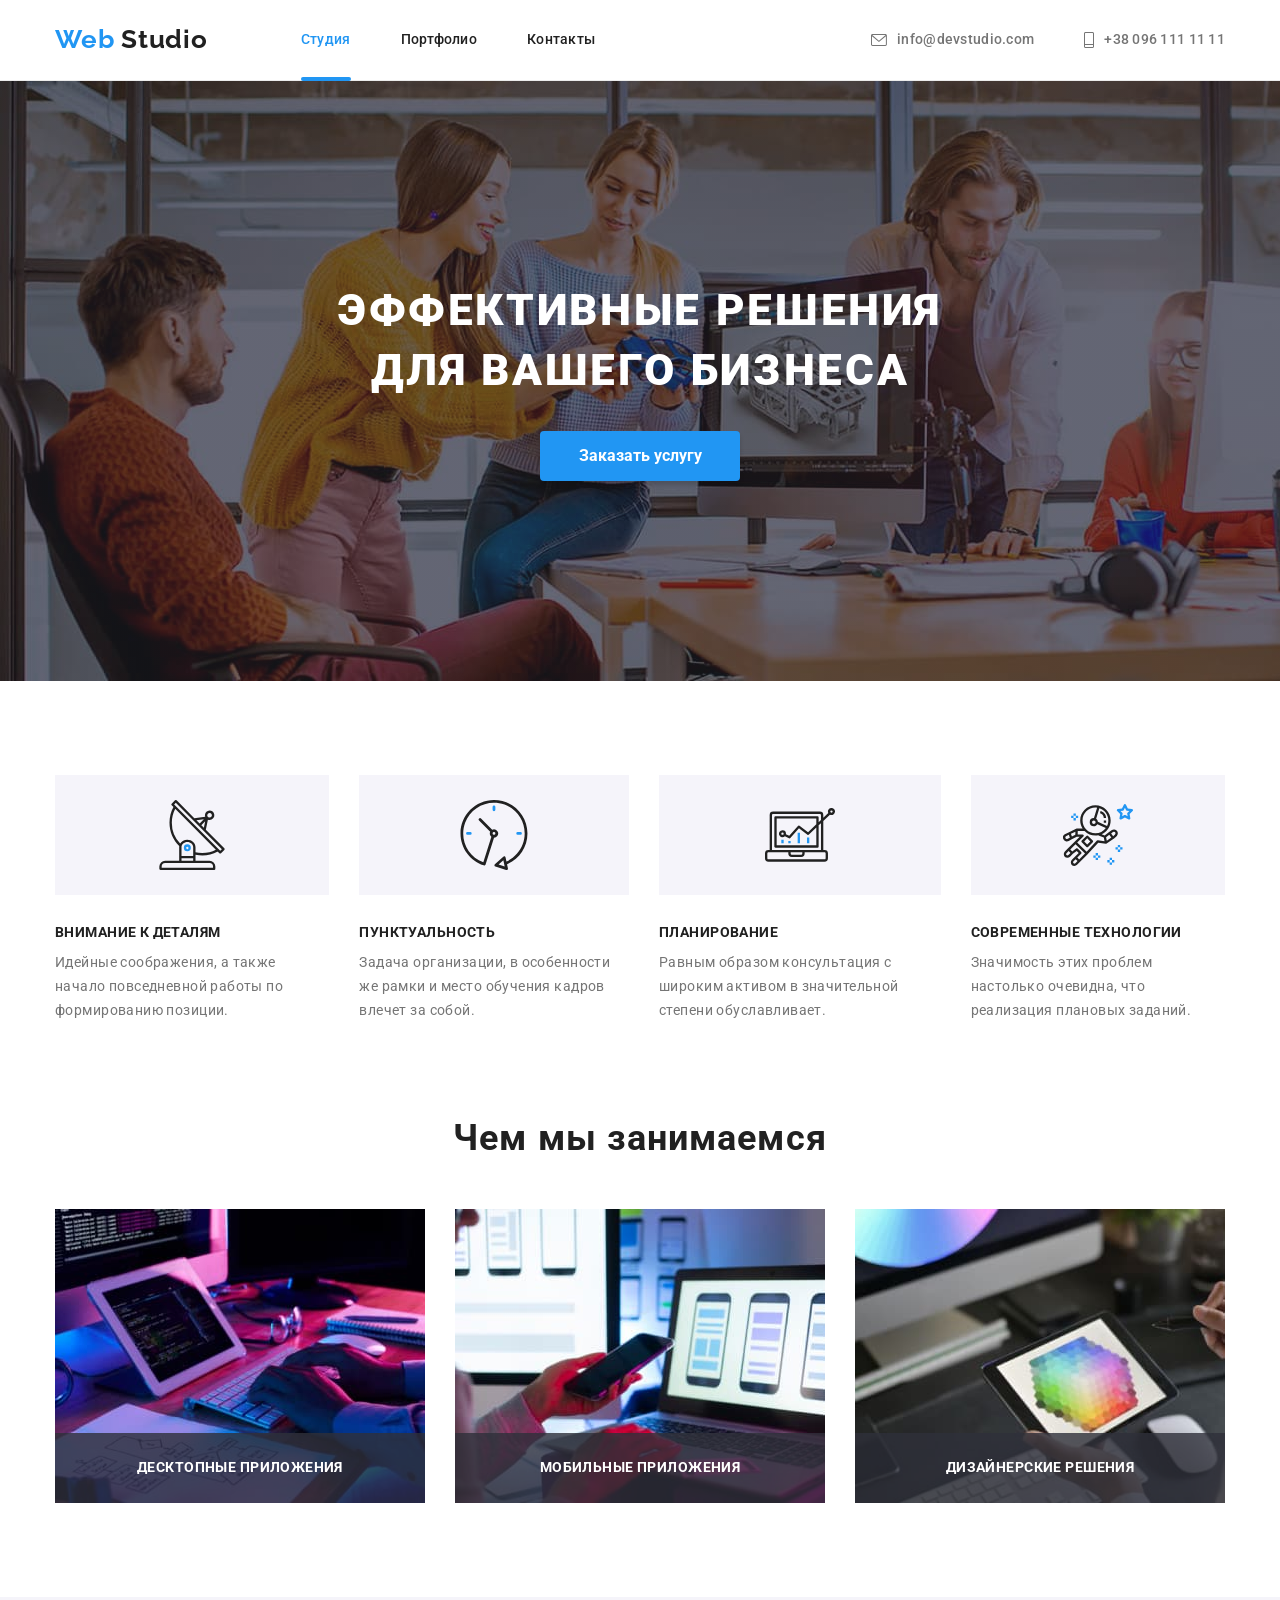
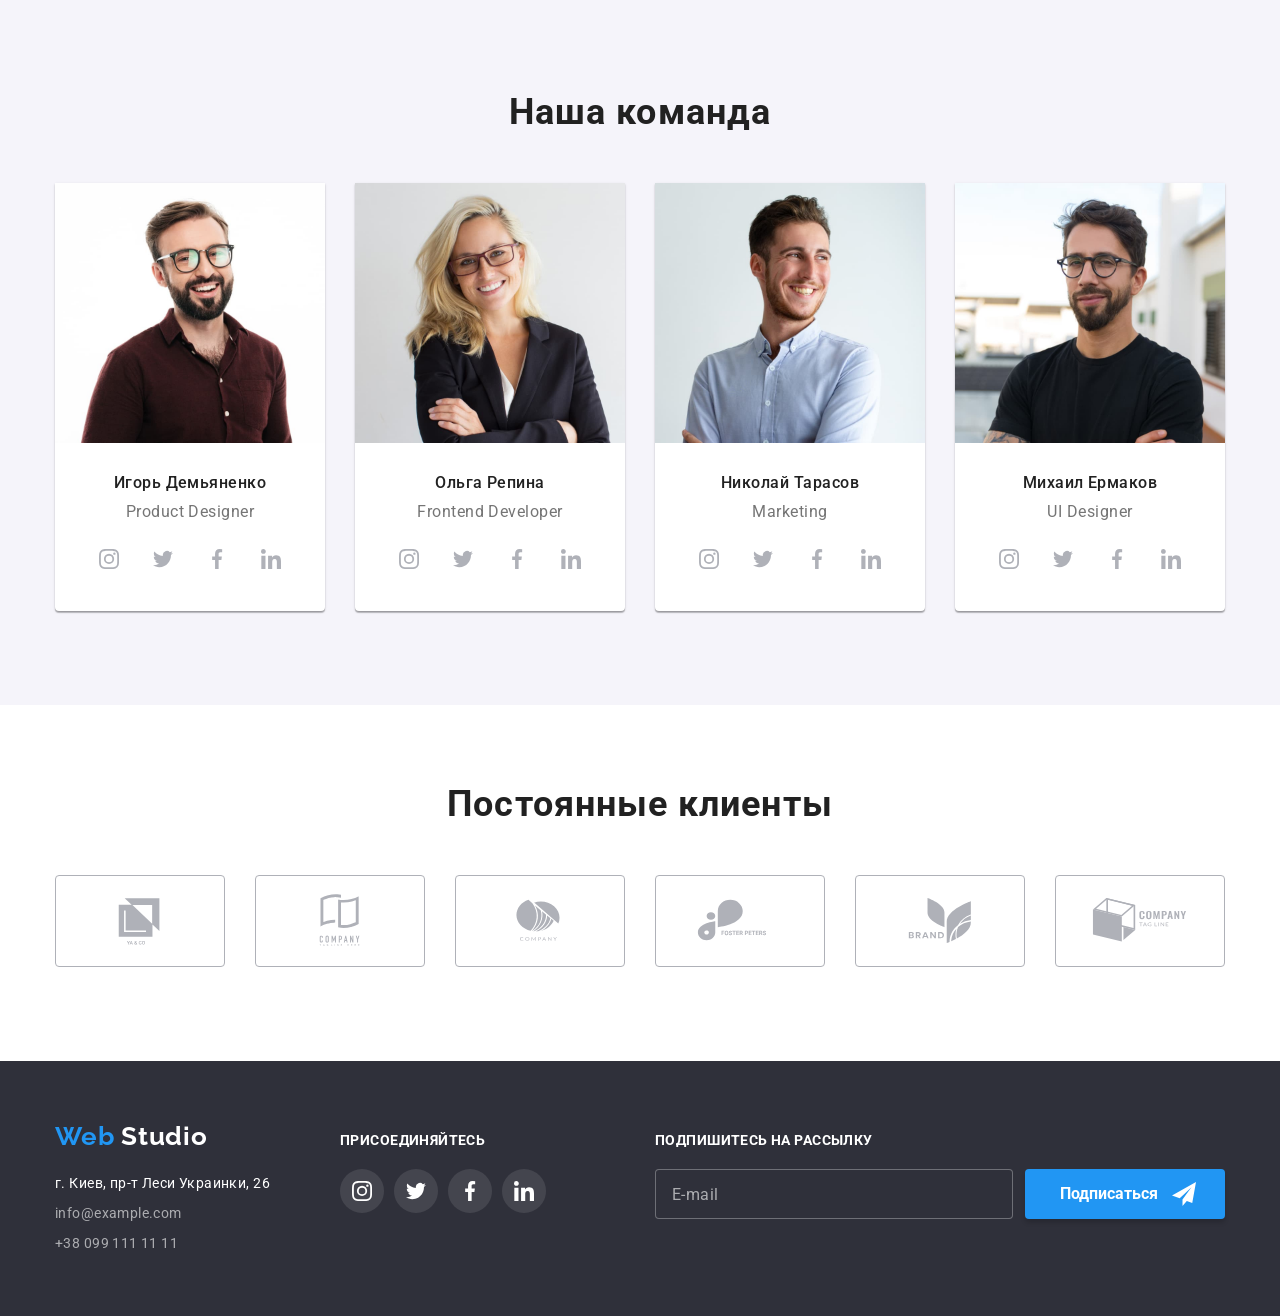
<file: index.html>
<!DOCTYPE html>
<html lang="ru">
  <head>
    <meta charset="UTF-8" />
    <meta http-equiv="X-UA-Compatible" content="IE=edge" />
    <meta name="viewport" content="width=device-width, initial-scale=1.0" />
    <title>Document</title>
    <link
      href="https://fonts.googleapis.com/css2?family=Raleway:wght@700&family=Roboto:wght@400;500;700;900&display=swap"
      rel="stylesheet"
    />
    <link
      rel="stylesheet"
      href="https://cdnjs.cloudflare.com/ajax/libs/modern-normalize/1.1.0/modern-normalize.min.css"
      integrity="sha512-wpPYUAdjBVSE4KJnH1VR1HeZfpl1ub8YT/NKx4PuQ5NmX2tKuGu6U/JRp5y+Y8XG2tV+wKQpNHVUX03MfMFn9Q=="
      crossorigin="anonymous"
      referrerpolicy="no-referrer"
    />
    <link rel="stylesheet" href="./css/styles.css" />
  </head>
  <body>
    <!-- ======Шапка страницы====== -->
    <header class="header">
      <div class="container">
        <nav class="header-nav">
          <a class="logo link" href="./index.html"
            ><span class="accent">Web</span>&nbsp;Studio</a
          >
          <ul class="site-nav font-nav list">
            <li class="item">
              <a class="link-action link" href="./index.html">Студия</a>
            </li>
            <li class="item">
              <a class="link-hover link" href="./portfolio.html">Портфолио</a>
            </li>
            <li class="item">
              <a class="link-hover link" href="">Контакты</a>
            </li>
          </ul>
        </nav>

        <ul class="contact-list font-nav list">
          <li class="contact-item">
            <a class="contact-link link" href="mailto:info@devstudio.com">
              <svg class="contact-icon" width="16" height="12">
                <use href="./images/icons.svg#icon-envelope"></use>
              </svg>
              info@devstudio.com</a
            >
          </li>
          <li class="contact-item">
            <a class="contact-link link" href="tel:+380961111111">
              <svg class="contact-icon" width="10" height="16">
                <use href="./images/icons.svg#icon-mobile-phone"></use>
              </svg>
              +38 096 111 11 11</a
            >
          </li>
        </ul>
      </div>
    </header>
    <!-- =====Уникальный контент страницы===== -->
    <main>
      <!--Наш герой-->
      <section class="hero">
        <div class="hero-container container">
          <h1 class="hero-title">
            Эффективные решения<br />
            для вашего бизнеса
          </h1>
          <button class="button button-style" type="button" data-modal-open>
            Заказать услугу
          </button>
          <div class="backdrop is-hidden" data-modal>
            <div class="modal">
              <button class="button button-close" data-modal-close>
                <svg width="18" height="18">
                  <use href="./images/icons.svg#icon-close"></use>
                </svg>
              </button>

              <form class="hero-form">
                <p class="form-title">
                  Оставьте свои данные, мы вам перезвоним
                </p>
                <div class="form-field">
                  <svg class="icon" width="18" height="18">
                    <use href="images/icons.svg#icon-person"></use>
                  </svg>
                  <label class="label" for="name">Имя</label>
                  <input class="input" type="text" name="name" id="name" />
                </div>

                <div class="form-field">
                  <svg class="icon" width="18" height="18">
                    <use href="images/icons.svg#icon-phone"></use>
                  </svg>
                  <label class="label" for="tel">Телефон</label>
                  <input class="input" type="tel" name="tel" id="tel" />
                </div>

                <div class="form-field">
                  <svg class="icon" width="18" height="18">
                    <use href="images/icons.svg#icon-email"></use>
                  </svg>
                  <label class="label" for="mail">Почта</label>
                  <input class="input" type="email" name="mail" id="mail" />
                </div>

                <div class="form-field comments">
                  <label class="label" for="comments">Комментарий</label>
                  <textarea
                    name="comments"
                    id="comments"
                    placeholder="Введите текст"
                  ></textarea>
                </div>

                <label class="checkbox-field">
                  <input type="checkbox" name="agreement" />
                  <span class="label"
                    >Соглашаюсь с рассылкой и принимаю
                    <a class="link" href="./index.html"
                      >Условия договора</a
                    ></span
                  >
                  <span class="icon-check"></span>
                </label>
                <button class="button button-style" type="submit">
                  Отправить
                </button>
              </form>
            </div>
          </div>
        </div>
      </section>
      <!--Преимущества компании-->
      <section class="advant section">
        <div class="container">
          <ul class="list">
            <li class="item">
              <div class="advant-iconbox">
                <svg width="70" height="70">
                  <use href="./images/icons.svg#icon-antenna"></use>
                </svg>
              </div>
              <h3 class="advant-title">Внимание к деталям</h3>
              <p class="advant-text">
                Идейные соображения, а также начало повседневной работы по
                формированию позиции.
              </p>
            </li>

            <li class="item">
              <div class="advant-iconbox">
                <svg width="70" height="70">
                  <use href="./images/icons.svg#icon-clock"></use>
                </svg>
              </div>
              <h3 class="advant-title">Пунктуальность</h3>
              <p class="advant-text">
                Задача организации, в особенности же рамки и место обучения
                кадров влечет за собой.
              </p>
            </li>

            <li class="item">
              <div class="advant-iconbox">
                <svg width="70" height="70">
                  <use href="./images/icons.svg#icon-diagram"></use>
                </svg>
              </div>
              <h3 class="advant-title">Планирование</h3>
              <p class="advant-text">
                Равным образом консультация с широким активом в значительной
                степени обуславливает.
              </p>
            </li>

            <li class="item">
              <div class="advant-iconbox">
                <svg width="70" height="70">
                  <use href="./images/icons.svg#icon-astronaut"></use>
                </svg>
              </div>
              <h3 class="advant-title">Современные технологии</h3>
              <p class="advant-text">
                Значимость этих проблем настолько очевидна, что реализация
                плановых заданий.
              </p>
            </li>
          </ul>
        </div>
      </section>
      <!--Чем мы занимаемся-->
      <section class="directions section">
        <div class="container">
          <h2 class="directions-title">Чем мы занимаемся</h2>
          <ul class="list">
            <li class="item">
              <a class="link" href="">
                <img
                  class="item-img"
                  src="./images/laptop.jpg"
                  alt="laptop"
                  width="370"
                  height="294"
                />
                <div class="direction-box">
                  <p class="direction-text">Десктопные приложения</p>
                </div>
              </a>
            </li>

            <li class="item">
              <a class="link" href="">
                <img
                  class="item-img"
                  src="./images/phone.jpg"
                  alt="phone"
                  width="370"
                  height="294"
                />
                <div class="direction-box">
                  <p class="direction-text">Мобильные приложения</p>
                </div>
              </a>
            </li>

            <li class="item">
              <a class="link" href="">
                <img
                  class="item-img"
                  src="./images/tablet.jpg"
                  alt="tablet"
                  width="370"
                  height="294"
                />
                <div class="direction-box">
                  <p class="direction-text">Дизайнерские решения</p>
                </div>
              </a>
            </li>
          </ul>
        </div>
      </section>
      <!--Наша команда-->
      <section class="our-team section">
        <div class="container">
          <h2 class="title">Наша команда</h2>
          <ul class="ourteam-list list">
            <li class="ourteam-item item">
              <img
                class="item-img"
                src="./images/member1.jpg"
                alt="member1"
                width="270"
                height="260"
              />
              <h3 class="name">Игорь Демьяненко</h3>
              <p class="profession">Product Designer</p>
              <!-- Ссылки на социальные сети -->
              <ul class="ourteam-links list">
                <li class="sociallink item">
                  <a href="" class="link">
                    <svg width="20" height="20">
                      <use href="./images/icons.svg#icon-instagram"></use>
                    </svg>
                  </a>
                </li>
                <li class="sociallink item">
                  <a href="" class="link">
                    <svg width="20" height="20">
                      <use href="./images/icons.svg#icon-twitter"></use>
                    </svg>
                  </a>
                </li>
                <li class="sociallink item">
                  <a href="" class="link">
                    <svg width="20" height="20">
                      <use href="./images/icons.svg#icon-facebook"></use>
                    </svg>
                  </a>
                </li>
                <li class="sociallink item">
                  <a href="" class="link">
                    <svg width="20" height="20">
                      <use href="./images/icons.svg#icon-linkedin"></use>
                    </svg>
                  </a>
                </li>
              </ul>
            </li>

            <li class="ourteam-item item">
              <img
                class="item-img"
                src="./images/member2.jpg"
                alt="member2"
                width="270"
                height="260"
              />
              <h3 class="name">Ольга Репина</h3>
              <p class="profession">Frontend Developer</p>
              <!-- Ссылки на социальные сети -->
              <ul class="ourteam-links list">
                <li class="sociallink item">
                  <a href="" class="link">
                    <svg width="20" height="20">
                      <use href="./images/icons.svg#icon-instagram"></use>
                    </svg>
                  </a>
                </li>
                <li class="sociallink item">
                  <a href="" class="link">
                    <svg width="20" height="20">
                      <use href="./images/icons.svg#icon-twitter"></use>
                    </svg>
                  </a>
                </li>
                <li class="sociallink item">
                  <a href="" class="link">
                    <svg width="20" height="20">
                      <use href="./images/icons.svg#icon-facebook"></use>
                    </svg>
                  </a>
                </li>
                <li class="sociallink item">
                  <a href="" class="link">
                    <svg width="20" height="20">
                      <use href="./images/icons.svg#icon-linkedin"></use>
                    </svg>
                  </a>
                </li>
              </ul>
            </li>

            <li class="ourteam-item item">
              <img
                class="item-img"
                src="./images/member3.jpg"
                alt="member3"
                width="270"
                height="260"
              />
              <h3 class="name">Николай Тарасов</h3>
              <p class="profession">Marketing</p>
              <!-- Ссылки на социальные сети -->
              <ul class="ourteam-links list">
                <li class="sociallink item">
                  <a href="" class="link">
                    <svg width="20" height="20">
                      <use href="./images/icons.svg#icon-instagram"></use>
                    </svg>
                  </a>
                </li>
                <li class="sociallink item">
                  <a href="" class="link">
                    <svg width="20" height="20">
                      <use href="./images/icons.svg#icon-twitter"></use>
                    </svg>
                  </a>
                </li>
                <li class="sociallink item">
                  <a href="" class="link">
                    <svg width="20" height="20">
                      <use href="./images/icons.svg#icon-facebook"></use>
                    </svg>
                  </a>
                </li>
                <li class="sociallink item">
                  <a href="" class="link">
                    <svg width="20" height="20">
                      <use href="./images/icons.svg#icon-linkedin"></use>
                    </svg>
                  </a>
                </li>
              </ul>
            </li>

            <li class="ourteam-item item">
              <img
                class="item-img"
                src="./images/member4.jpg"
                alt="member4"
                width="270"
                height="260"
              />
              <h3 class="name">Михаил Ермаков</h3>
              <p class="profession">UI Designer</p>
              <!-- Ссылки на социальные сети -->
              <ul class="ourteam-links list">
                <li class="sociallink item">
                  <a href="" class="link">
                    <svg width="20" height="20">
                      <use href="./images/icons.svg#icon-instagram"></use>
                    </svg>
                  </a>
                </li>
                <li class="sociallink item">
                  <a href="" class="link">
                    <svg width="20" height="20">
                      <use href="./images/icons.svg#icon-twitter"></use>
                    </svg>
                  </a>
                </li>
                <li class="sociallink item">
                  <a href="" class="link">
                    <svg width="20" height="20">
                      <use href="./images/icons.svg#icon-facebook"></use>
                    </svg>
                  </a>
                </li>
                <li class="sociallink item">
                  <a href="" class="link">
                    <svg width="20" height="20">
                      <use href="./images/icons.svg#icon-linkedin"></use>
                    </svg>
                  </a>
                </li>
              </ul>
            </li>
          </ul>
        </div>
      </section>
      <!--Постоянные клиенты-->
      <section class="reg-custom section">
        <div class="container">
          <h2 class="regcustom-title">Постоянные клиенты</h2>
          <ul class="regcustom-list list">
            <li class="regcustom-item">
              <a href="" class="regcustom-link">
                <svg width="106" height="60">
                  <use href="./images/icons.svg#icon-logo-yaco"></use>
                </svg>
              </a>
            </li>
            <li class="regcustom-item">
              <a href="" class="regcustom-link">
                <svg width="106" height="60">
                  <use href="./images/icons.svg#icon-logo-company1"></use>
                </svg>
              </a>
            </li>
            <li class="regcustom-item">
              <a href="" class="regcustom-link">
                <svg width="106" height="60">
                  <use href="./images/icons.svg#icon-logo-company2"></use>
                </svg>
              </a>
            </li>
            <li class="regcustom-item">
              <a href="" class="regcustom-link">
                <svg width="106" height="60">
                  <use href="./images/icons.svg#icon-logo-foster-peters"></use>
                </svg>
              </a>
            </li>
            <li class="regcustom-item">
              <a href="" class="regcustom-link">
                <svg width="106" height="60">
                  <use href="./images/icons.svg#icon-logo-brand"></use>
                </svg>
              </a>
            </li>
            <li class="regcustom-item">
              <a href="" class="regcustom-link">
                <svg width="106" height="60">
                  <use href="./images/icons.svg#icon-logo-company3"></use>
                </svg>
              </a>
            </li>
          </ul>
        </div>
      </section>
    </main>
    <!-- =======Подвал страницы======= -->
    <footer class="footer">
      <div class="container">
        <div class="address-box">
          <a class="logo link" href="./index.html"
            ><span class="accent">Web</span>&nbsp;Studio</a
          >
          <address class="city-street">г. Киев, пр-т Леси Украинки, 26</address>
          <address class="footer-contacts">
            <a class="footer-mail link" href="mailto:info@example.com"
              >info@example.com</a
            ><br />
            <a class="footer-tel link" href="tel:+380991111111"
              >+38 099 111 11 11</a
            >
          </address>
        </div>

        <div class="joinus">
          <h2 class="joinus-title" title="join-us">присоединяйтесь</h2>
          <ul class="list">
            <li class="item">
              <a class="link-instagram link" href="" aria-label="instagram">
                <svg class="icon-instagram" width="20" height="20">
                  <use href="./images/icons.svg#icon-instagram"></use>
                </svg>
              </a>
            </li>

            <li class="item">
              <a class="link-twitter link" href="" aria-label="twitter">
                <svg class="icon-instagram" width="20" height="20">
                  <use href="./images/icons.svg#icon-twitter"></use>
                </svg>
              </a>
            </li>

            <li class="item">
              <a class="link-facebook link" href="" aria-label="facebook">
                <svg class="icon-instagram" width="20" height="20">
                  <use href="./images/icons.svg#icon-facebook"></use>
                </svg>
              </a>
            </li>

            <li class="item">
              <a class="link-linkedin link" href="" aria-label="linkedin">
                <svg class="icon-instagram" width="20" height="20">
                  <use href="./images/icons.svg#icon-linkedin"></use>
                </svg>
              </a>
            </li>
          </ul>
        </div>

        <div class="subscription">
          <form class="subscription-form">
            <p class="subscription-title">Подпишитесь на рассылку</p>
            <div class="form-field">
              <input type="email" name="mail" placeholder="E-mail" />
              <button type="submit" class="button button-style">
                Подписаться
                <svg class="icon" width="24" height="24">
                  <use href="images/icons.svg#icon-send"></use>
                </svg>
              </button>
            </div>
          </form>
        </div>
      </div>
    </footer>

    <script src="./js/modal.js"></script>
  </body>
</html>
</file>
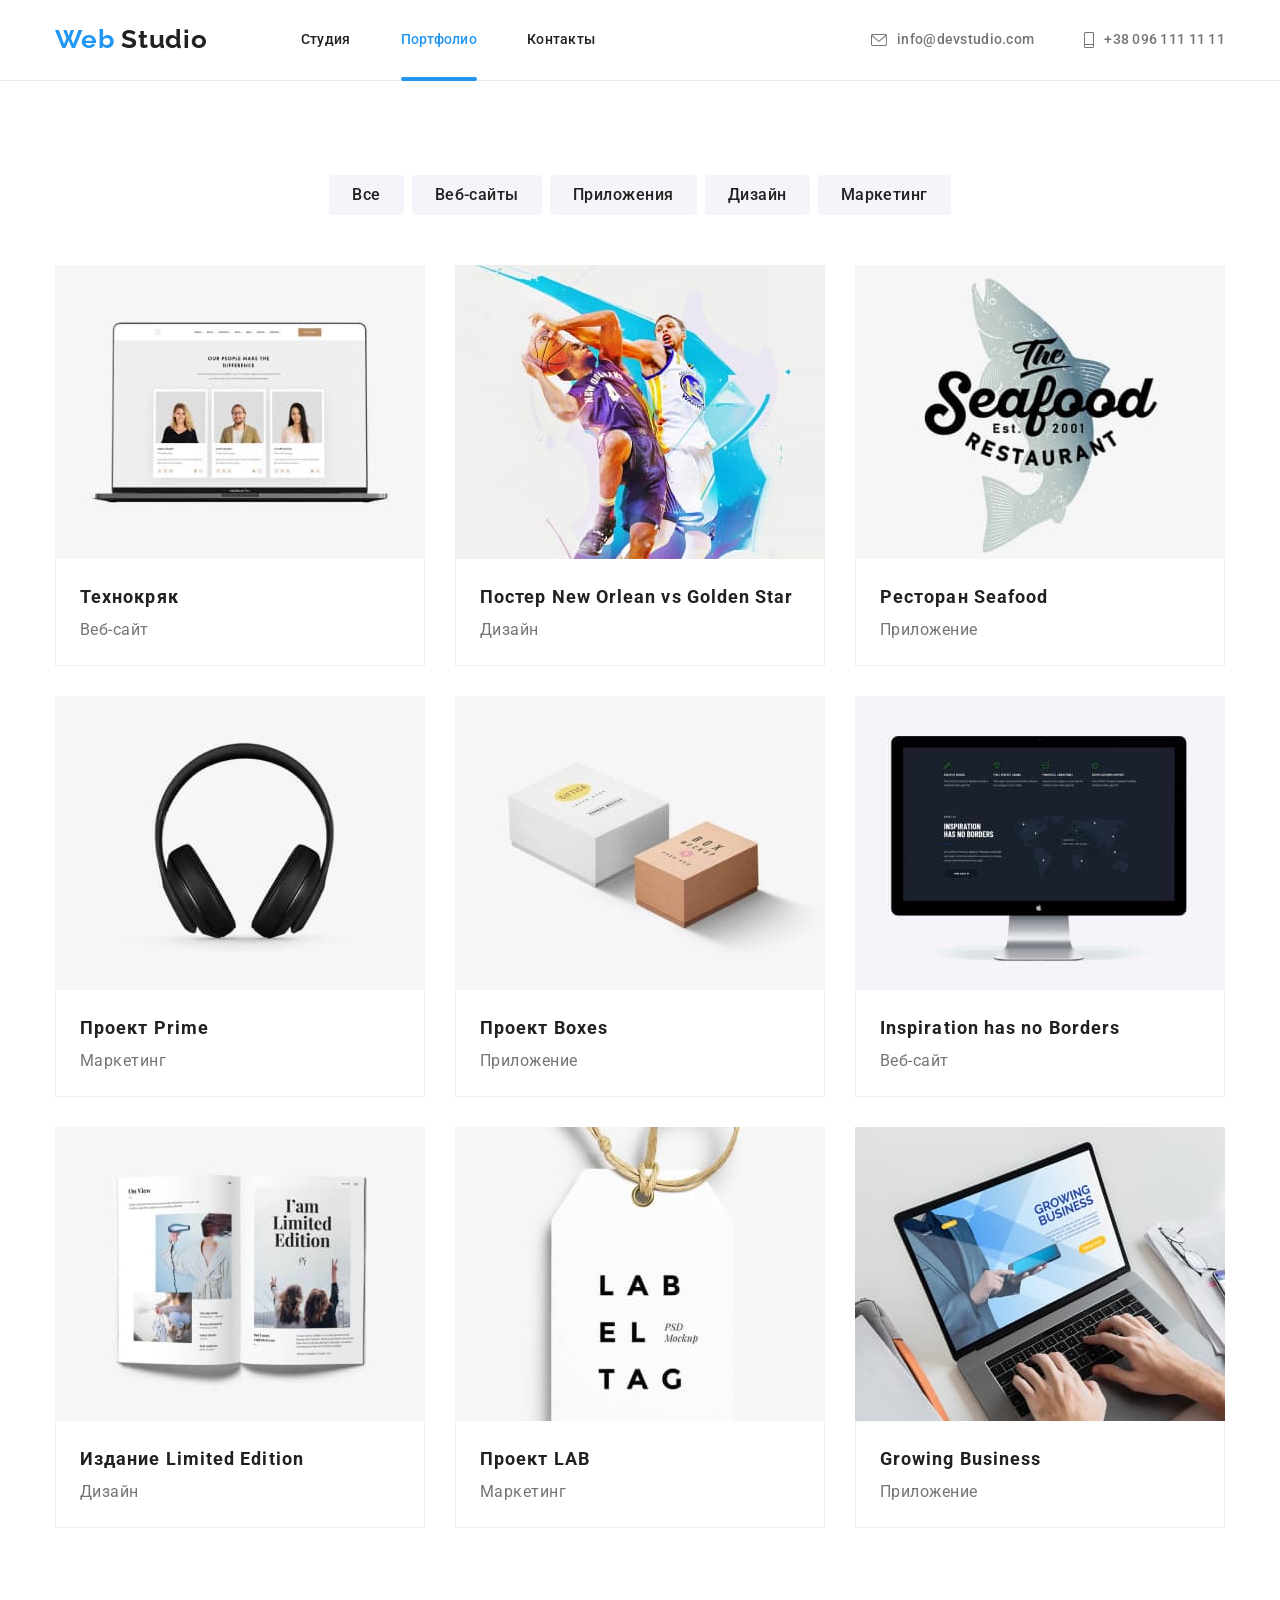
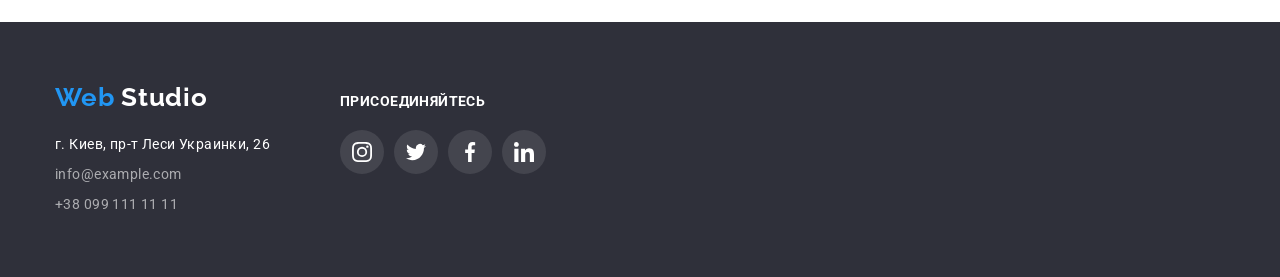
<file: portfolio.html>
<!DOCTYPE html>
<html lang="ru">
  <head>
    <meta charset="UTF-8" />
    <meta http-equiv="X-UA-Compatible" content="IE=edge" />
    <meta name="viewport" content="width=device-width, initial-scale=1.0" />
    <title>Document</title>
    <link
      href="https://fonts.googleapis.com/css2?family=Raleway:wght@700&family=Roboto:wght@400;500;700;900&display=swap"
      rel="stylesheet"
    />
    <link
      rel="stylesheet"
      href="https://cdnjs.cloudflare.com/ajax/libs/modern-normalize/1.1.0/modern-normalize.min.css"
      integrity="sha512-wpPYUAdjBVSE4KJnH1VR1HeZfpl1ub8YT/NKx4PuQ5NmX2tKuGu6U/JRp5y+Y8XG2tV+wKQpNHVUX03MfMFn9Q=="
      crossorigin="anonymous"
      referrerpolicy="no-referrer"
    />
    <link rel="stylesheet" href="./css/styles.css" />
  </head>
  <body>
    <!-- ======Шапка страницы====== -->
    <header class="header">
      <div class="container">
        <nav class="header-nav">
          <a class="logo link" href="./index.html"
            ><span class="accent">Web</span>&nbsp;Studio</a
          >
          <ul class="site-nav font-nav list">
            <li class="item">
              <a class="link-hover link" href="./index.html">Студия</a>
            </li>
            <li class="item">
              <a class="link-action link" href="./portfolio.html">Портфолио</a>
            </li>
            <li class="item">
              <a class="link-hover link" href="">Контакты</a>
            </li>
          </ul>
        </nav>

        <ul class="contact-list font-nav list">
          <li class="contact-item">
            <a class="contact-link link" href="mailto:info@devstudio.com">
              <svg class="contact-icon" width="16" height="12">
                <use href="./images/icons.svg#icon-envelope"></use>
              </svg>
              info@devstudio.com</a
            >
          </li>
          <li class="contact-item">
            <a class="contact-link link" href="tel:+380961111111">
              <svg class="contact-icon" width="10" height="16">
                <use href="./images/icons.svg#icon-mobile-phone"></use>
              </svg>
              +38 096 111 11 11</a
            >
          </li>
        </ul>
      </div>
    </header>
    <!-- =====Уникальный контент страницы===== -->
    <main>
      <!--Продукты компании и их навигация-->
      <section class="products section">
        <div class="container">
          <h1 class="products-title" title="products"></h1>
          <ul class="nav-list list">
            <li class="nav-item">
              <button class="button" type="button">Все</button>
            </li>
            <li class="nav-item">
              <button class="button" type="button">Веб-сайты</button>
            </li>
            <li class="nav-item">
              <button class="button" type="button">Приложения</button>
            </li>
            <li class="nav-item">
              <button class="button" type="button">Дизайн</button>
            </li>
            <li class="nav-item">
              <button class="button" type="button">Маркетинг</button>
            </li>
          </ul>
          <ul class="products-list list">
            <li class="products-item">
              <ul class="list">
                <li class="item-content">
                  <div class="wrapper-effect">
                    <img
                      class="item-img"
                      src="./images/web-site1.jpg"
                      alt="web-site1"
                      width="370"
                      height="294"
                    />
                    <div class="box-effect">
                      <p class="box-text">
                        Технокряк это современная площадка распространения
                        коронавируса. Компании используют эту платформу для
                        цифрового шпионажа и атак на защищённые сервера
                        конкурентов.
                      </p>
                    </div>
                  </div>
                  <div class="img-description">
                    <h2 class="title">Технокряк</h2>
                    <p class="text">Веб-сайт</p>
                  </div>
                </li>
              </ul>
            </li>
            <li class="products-item">
              <ul class="list">
                <li class="item-content">
                  <div class="wrapper-effect">
                    <img
                      class="item-img"
                      src="./images/design1.jpg"
                      alt="design1"
                      width="370"
                      height="294"
                    />
                    <div class="box-effect">
                      <p class="box-text">
                        Технокряк это современная площадка распространения
                        коронавируса. Компании используют эту платформу для
                        цифрового шпионажа и атак на защищённые сервера
                        конкурентов.
                      </p>
                    </div>
                  </div>
                  <div class="img-description">
                    <h2 class="title">Постер New Orlean vs Golden Star</h2>
                    <p class="text">Дизайн</p>
                  </div>
                </li>
              </ul>
            </li>
            <li class="products-item">
              <ul class="list">
                <li class="item-content">
                  <div class="wrapper-effect">
                    <img
                      class="item-img"
                      src="./images/app1.jpg"
                      alt="app1"
                      width="370"
                      height="294"
                    />
                    <div class="box-effect">
                      <p class="box-text">
                        Технокряк это современная площадка распространения
                        коронавируса. Компании используют эту платформу для
                        цифрового шпионажа и атак на защищённые сервера
                        конкурентов.
                      </p>
                    </div>
                  </div>
                  <div class="img-description">
                    <h2 class="title">Ресторан Seafood</h2>
                    <p class="text">Приложение</p>
                  </div>
                </li>
              </ul>
            </li>
            <li class="products-item">
              <ul class="list">
                <li class="item-content">
                  <div class="wrapper-effect">
                    <img
                      class="item-img"
                      src="./images/marketing1.jpg"
                      alt="marketing1"
                      width="370"
                      height="294"
                    />
                    <div class="box-effect">
                      <p class="box-text">
                        Технокряк это современная площадка распространения
                        коронавируса. Компании используют эту платформу для
                        цифрового шпионажа и атак на защищённые сервера
                        конкурентов.
                      </p>
                    </div>
                  </div>
                  <div class="img-description">
                    <h2 class="title">Проект Prime</h2>
                    <p class="text">Маркетинг</p>
                  </div>
                </li>
              </ul>
            </li>
            <li class="products-item">
              <ul class="list">
                <li class="item-content">
                  <div class="wrapper-effect">
                    <img
                      class="item-img"
                      src="./images/app2.jpg"
                      alt="app2"
                      width="370"
                      height="294"
                    />
                    <div class="box-effect">
                      <p class="box-text">
                        Технокряк это современная площадка распространения
                        коронавируса. Компании используют эту платформу для
                        цифрового шпионажа и атак на защищённые сервера
                        конкурентов.
                      </p>
                    </div>
                  </div>
                  <div class="img-description">
                    <h2 class="title">Проект Boxes</h2>
                    <p class="text">Приложение</p>
                  </div>
                </li>
              </ul>
            </li>
            <li class="products-item">
              <ul class="list">
                <li class="item-content">
                  <div class="wrapper-effect">
                    <img
                      class="item-img"
                      src="./images/web-site2.jpg"
                      alt="web-site2"
                      width="370"
                      height="294"
                    />
                    <div class="box-effect">
                      <p class="box-text">
                        Технокряк это современная площадка распространения
                        коронавируса. Компании используют эту платформу для
                        цифрового шпионажа и атак на защищённые сервера
                        конкурентов.
                      </p>
                    </div>
                  </div>
                  <div class="img-description">
                    <h2 class="title">Inspiration has no Borders</h2>
                    <p class="text">Веб-сайт</p>
                  </div>
                </li>
              </ul>
            </li>
            <li class="products-item">
              <ul class="list">
                <li class="item-content">
                  <div class="wrapper-effect">
                    <img
                      class="item-img"
                      src="./images/design2.jpg"
                      alt="design2"
                      width="370"
                      height="294"
                    />
                    <div class="box-effect">
                      <p class="box-text">
                        Технокряк это современная площадка распространения
                        коронавируса. Компании используют эту платформу для
                        цифрового шпионажа и атак на защищённые сервера
                        конкурентов.
                      </p>
                    </div>
                  </div>
                  <div class="img-description">
                    <h2 class="title">Издание Limited Edition</h2>
                    <p class="text">Дизайн</p>
                  </div>
                </li>
              </ul>
            </li>
            <li class="products-item">
              <ul class="list">
                <li class="item-content">
                  <div class="wrapper-effect">
                    <img
                      class="item-img"
                      src="./images/marketing2.jpg"
                      alt="marketing2"
                      width="370"
                      height="294"
                    />
                    <div class="box-effect">
                      <p class="box-text">
                        Технокряк это современная площадка распространения
                        коронавируса. Компании используют эту платформу для
                        цифрового шпионажа и атак на защищённые сервера
                        конкурентов.
                      </p>
                    </div>
                  </div>
                  <div class="img-description">
                    <h2 class="title">Проект LAB</h2>
                    <p class="text">Маркетинг</p>
                  </div>
                </li>
              </ul>
            </li>
            <li class="products-item">
              <ul class="list">
                <li class="item-content">
                  <div class="wrapper-effect">
                    <img
                      class="item-img"
                      src="./images/app3.jpg"
                      alt="app3"
                      width="370"
                      height="294"
                    />
                    <div class="box-effect">
                      <p class="box-text">
                        Технокряк это современная площадка распространения
                        коронавируса. Компании используют эту платформу для
                        цифрового шпионажа и атак на защищённые сервера
                        конкурентов.
                      </p>
                    </div>
                  </div>
                  <div class="img-description">
                    <h2 class="title">Growing Business</h2>
                    <p class="text">Приложение</p>
                  </div>
                </li>
              </ul>
            </li>
          </ul>
        </div>
      </section>
    </main>
    <!-- =======Подвал страницы======= -->
    <footer class="footer">
      <div class="container">
        <div class="address-box">
          <a class="logo link" href="./index.html"
            ><span class="accent">Web</span>&nbsp;Studio</a
          >
          <address class="city-street">г. Киев, пр-т Леси Украинки, 26</address>
          <address class="footer-contacts">
            <a class="footer-mail link" href="mailto:info@example.com"
              >info@example.com</a
            ><br />
            <a class="footer-tel link" href="tel:+380991111111"
              >+38 099 111 11 11</a
            >
          </address>
        </div>
        <div class="joinus">
          <h2 class="joinus-title" title="join-us">присоединяйтесь</h2>
          <ul class="list">
            <li class="item">
              <a class="link-instagram link" href="" aria-label="instagram">
                <svg class="icon-instagram" width="20" height="20">
                  <use href="./images/icons.svg#icon-instagram"></use>
                </svg>
              </a>
            </li>

            <li class="item">
              <a class="link-twitter link" href="" aria-label="twitter">
                <svg class="icon-instagram" width="20" height="20">
                  <use href="./images/icons.svg#icon-twitter"></use>
                </svg>
              </a>
            </li>

            <li class="item">
              <a class="link-facebook link" href="" aria-label="facebook">
                <svg class="icon-instagram" width="20" height="20">
                  <use href="./images/icons.svg#icon-facebook"></use>
                </svg>
              </a>
            </li>

            <li class="item">
              <a class="link-linkedin link" href="" aria-label="linkedin">
                <svg class="icon-instagram" width="20" height="20">
                  <use href="./images/icons.svg#icon-linkedin"></use>
                </svg>
              </a>
            </li>
          </ul>
        </div>
      </div>
    </footer>
  </body>
</html>
</file>
<file: css/styles.css>
html {
  box-sizing: border-box;
}

*,
*::before,
*::after {
  box-sizing: inherit;
}

:root {
  --primary-text-color: #212121;
  --secondary-text-color: #757575;
  --accent-color: #2196f3;
  --primery-white-color: #fff;
  --primery-black-color: #2f303a;
  --secondary-bgc: #f5f4fa;
  --icon-bgc: #afb1b8;
  --our-timing-effect: cubic-bezier(0.4, 0, 0.2, 1);
}

body {
  margin: 0;
  font-family: roboto, sans-serif;
  color: var(--primary-text-color);
  background-color: var(--primery-white-color);
}

/* Секция */
.section {
  padding-top: 94px;
  padding-bottom: 94px;
}

/* Контейнер */
.container {
  margin-right: auto;
  margin-left: auto;
  padding-right: 15px;
  padding-left: 15px;
  width: 1200px;
}

/* Общие стили для кнопок */
.button {
  margin: 0;
  padding: 0;
  border: 1px solid transparent;
}

.button-style {
  min-width: 200px;
  height: 50px;

  font-family: roboto, sans-serif;
  font-weight: 700;
  font-size: 16px;
  line-height: 1.75;
  color: var(--primery-white-color);

  background-color: var(--accent-color);
  box-shadow: 0 4px 4px rgba(0, 0, 0, 0.15);
  border-radius: 4px;

  cursor: pointer;
}

/* Убираем стили у списков и ссылок */
.list {
  padding: 0;
  margin: 0;
  list-style: none;
}

.link {
  text-decoration: none;
}

/* Одинаковые стили для нашего логотипа */
.logo {
  font-family: raleway, sans-serif;
  font-weight: 700;
  font-size: 26px;
  line-height: 1.2;
  letter-spacing: 0.03em;
}

/* одинаковые стили для текста в шапке */
.font-nav {
  font-weight: 500;
  font-size: 14px;
  line-height: 1.14;
  letter-spacing: 0.02em;
}

/* Убираем лишнее 4рх у картинок */
.item-img {
  display: block;
}

/* Одинаковые стили для акцентов */
.accent {
  color: var(--accent-color);
}

/* textarea */
textarea {
  resize: none;
}

/* ==================Стили для страницы Студия================== */
/* ================Шапка страницы============== */
.header {
  background-color: var(--primery-white-color);
  border-bottom: 1px solid #ececec;
}

.header .container {
  display: flex;
  align-items: center;
}

.header-nav {
  display: flex;
  align-items: center;
}

/* logo */
.header .logo {
  margin-right: 93px;
  color: var(--primary-text-color);
}

/* Главная навигация */
.header .site-nav {
  display: flex;
}

.site-nav > .item {
  position: relative;
}

.site-nav .item:not(:last-child) {
  margin-right: 50px;
}

.site-nav .link {
  display: block;
  padding-top: 32px;
  padding-bottom: 32px;

  color: var(--primary-text-color);

  transition: color 200ms var(--our-timing-effect);
}

.site-nav .link:hover,
.site-nav .link:focus {
  color: var(--accent-color);
}

.site-nav .link-action {
  color: var(--accent-color);
}

.site-nav .link-action::after {
  content: "";
  position: absolute;
  bottom: -1px;
  display: block;
  width: 100%;
  height: 4px;

  border-radius: 2px;
  background-color: var(--accent-color);
}

.site-nav .link-hover::after {
  content: "";
  position: absolute;
  bottom: -1px;
  display: block;
  width: 100%;
  height: 4px;

  border-radius: 2px;
  background-color: var(--accent-color);

  transform: scaleX(0);
  transition: transform 250ms var(--our-timing-effect);
}

.site-nav .link-hover:hover::after {
  transform: scaleX(1);
}

/* Наши контакты */
.header .site-contact {
  display: flex;
  margin-left: auto;
}

.contact-list {
  display: flex;
  margin-left: auto;
  color: var(--secondary-text-color);
  fill: var(--secondary-text-color);
}

.contact-item {
  display: flex;
  align-items: center;
}

.contact-item:not(:last-child) {
  margin-right: 50px;
}

.contact-link {
  display: flex;
  align-items: center;

  color: var(--secondary-text-color);

  transition: color 250ms var(--our-timing-effect),
    fill 250ms var(--our-timing-effect);
}

.contact-link:hover,
.contact-link:focus {
  color: var(--accent-color);
  fill: var(--accent-color);
}

.contact-icon {
  margin-right: 10px;
}

/* ============Уникальный контент стрыницы=========== */
/* ====Наш герой ==== */
.hero {
  padding-top: 200px;
  padding-bottom: 200px;
  margin-left: auto;
  margin-right: auto;
  height: 600px;
  max-width: 1600px;

  background-image: linear-gradient(
      to right,
      rgba(47, 48, 58, 0.4),
      rgba(47, 48, 58, 0.4)
    ),
    url(../images/hero-bg.jpg);
  background-color: #c4c4c4;
}

.hero-container {
  text-align: center;
}

.hero-title {
  margin: 0 0 30px;

  font-weight: 900;
  font-size: 44px;
  line-height: 1.36;
  letter-spacing: 0.06em;
  text-transform: uppercase;
  color: var(--primery-white-color);
}

/* ===Модалка нашего героя=== */
.backdrop.is-hidden {
  visibility: hidden;
  opacity: 0;
  pointer-events: none;
}

.backdrop {
  position: fixed;
  left: 0;
  top: 0;
  z-index: 999;
  width: 100%;
  height: 100%;

  background-color: rgba(0, 0, 0, 0.1);

  transition: opacity 250ms var(--our-timing-effect),
    visibility 250ms var(--our-timing-effect);
}

.backdrop.is-hidden .modal {
  transform: translate(-50%, -50%) scale(0.7);
}

.modal {
  position: relative;
  top: 50%;
  left: 50%;
  width: 528px;
  height: 581px;
  padding: 40px;

  background-color: var(--primery-white-color);
  border-radius: 4px;

  transform: translate(-50%, -50%) scale(1);
  transition: transform 250ms var(--our-timing-effect);
}

.backdrop .button-close {
  position: absolute;
  top: 8px;
  right: 8px;
  display: flex;
  align-items: center;
  justify-content: center;
  width: 30px;
  height: 30px;

  background-color: var(--primery-white-color);
  border: 1px solid rgba(0, 0, 0, 0.1);
  border-radius: 50%;

  transition: fill 250ms var(--our-timing-effect);

  cursor: pointer;
}

.backdrop .button-close:hover {
  fill: var(--accent-color);
}

.hero-form .form-title {
  margin-top: 0;
  margin-bottom: 12px;
  font-weight: 700;
  font-size: 20px;
  line-height: 1.15;
  letter-spacing: 0.03em;
}

.hero-form .form-field {
  position: relative;
  display: flex;
  flex-direction: column;
  align-items: flex-start;
  margin-bottom: 10px;
}

.hero-form .input {
  padding-left: 42px;
  width: 100%;
  height: 40px;

  font-size: 16px;
  line-height: 1.25;
  letter-spacing: 0.03em;

  border: 1px solid rgba(33, 33, 33, 0.2);
  border-radius: 4px;
  outline: 1px solid transparent;

  transition: outline 250ms var(--our-timing-effect);
}

.hero-form .input:focus {
  outline: 1px solid var(--accent-color);
}

.hero-form .label {
  margin-bottom: 4px;
  font-size: 12px;
  line-height: 1.17;
  letter-spacing: 0.01em;
  color: var(--secondary-text-color);
}

.hero-form .icon {
  position: absolute;
  bottom: 11px;
  left: 12px;

  transition: fill 250ms var(--our-timing-effect);
}

.hero-form .form-field:focus-within .icon {
  fill: var(--accent-color);
}

.hero-form .comments {
  margin-bottom: 20px;
}

.hero-form textarea {
  padding: 12px 16px;
  height: 120px;
  width: 100%;

  font-size: 14px;

  border: 1px solid rgba(33, 33, 33, 0.2);
  border-radius: 4px;
  outline: 1px solid transparent;

  transition: outline 250ms var(--our-timing-effect);
}

.hero-form textarea:focus {
  outline: 1px solid var(--accent-color);
}

.hero-form textarea::placeholder {
  font-size: 12px;
  line-height: 1.17;
  letter-spacing: 0.01em;
  color: rgba(117, 117, 117, 0.5);
}

.checkbox-field {
  display: inline-flex;
  flex-direction: row-reverse;
  align-items: center;
  margin-bottom: 30px;
}

.checkbox-field input {
  position: absolute;
  width: 1px;
  height: 1px;
  margin: -1px;
  border: 0;
  padding: 0;
  clip: rect(0 0 0 0);
  overflow: hidden;
}

.checkbox-field .icon-check {
  margin-right: 7px;
  width: 15px;
  height: 15px;
  border: 2px solid var(--primary-text-color);
  border-radius: 4px;
  background-origin: border-box;
  background-size: contain;

  transition: background-image 250ms var(--our-timing-effect),
    border 250ms var(--our-timing-effect),
    background-color 250ms var(--our-timing-effect);
}

.checkbox-field input:checked ~ .icon-check {
  background-image: url(../images/icon-check.svg);
  border: 2px solid transparent;
  background-color: var(--accent-color);
}

.checkbox-field .label {
  margin: 0;
  font-size: 14px;
  line-height: 1.7;
  letter-spacing: 0.03em;
  color: var(--secondary-text-color);
}

.checkbox-field .link {
  color: var(--accent-color);
}

/* ==== Преимущества компании ==== */
.advant .list {
  display: flex;
}

.advant .item {
  width: calc((100%-3 * 30) / 4);
}

.advant .item:not(:last-child) {
  margin-right: 30px;
}

.advant-iconbox {
  display: flex;
  align-items: center;
  justify-content: center;
  margin-bottom: 30px;
  height: 120px;

  background-color: var(--secondary-bgc);
}

.advant-title {
  margin-top: 0;
  margin-bottom: 10px;

  font-weight: 700;
  font-size: 14px;
  line-height: 1.14;
  letter-spacing: 0.03em;
  text-transform: uppercase;
}

.advant-text {
  margin: 0;

  font-size: 14px;
  line-height: 1.71;
  letter-spacing: 0.03em;
  color: var(--secondary-text-color);
}

/* =====Чем мы занимаемся ==== */
.directions.section {
  padding-top: 0;
}

.directions-title {
  margin-top: 0;
  margin-bottom: 50px;

  font-weight: 700;
  font-size: 36px;
  line-height: 1.17;
  letter-spacing: 0.03em;
  text-align: center;
}

.directions .list {
  display: flex;
  justify-content: center;
}

.directions .item {
  position: relative;
}

.directions .item:not(:last-child) {
  margin-right: 30px;
}

.direction-box {
  position: absolute;
  display: flex;
  justify-content: center;
  align-items: center;
  height: 70px;
  width: 100%;

  background-color: rgba(47, 48, 58, 0.8);

  transform: translateY(-100%);
}

.direction-text {
  margin: 0;

  font-weight: 700;
  font-size: 14px;
  line-height: 1.14;
  letter-spacing: 0.03em;
  text-transform: uppercase;
  color: var(--primery-white-color);
}

/* ===== Наша команда==== */
.our-team {
  background-color: var(--secondary-bgc);
}

.our-team .title {
  margin-top: 0;
  margin-bottom: 50px;

  font-weight: 700;
  font-size: 36px;
  line-height: 1.17;
  letter-spacing: 0.03em;
  text-align: center;
}

.ourteam-list {
  display: flex;
  justify-content: center;
}

.ourteam-item {
  padding-bottom: 30px;
  width: 270px;

  text-align: center;

  background-color: var(--primery-white-color);
  box-shadow: 0px 1px 3px rgba(0, 0, 0, 0.12), 0px 1px 1px rgba(0, 0, 0, 0.14),
    0px 2px 1px rgba(0, 0, 0, 0.2);
  border-radius: 0 0 4px 4px;
}

.ourteam-item:not(:last-child) {
  margin-right: 30px;
}

.ourteam-item .item-img {
  margin-bottom: 30px;
}

.ourteam-item .name {
  margin-top: 0;
  margin-bottom: 10px;

  font-weight: 500;
  font-size: 16px;
  line-height: 1.19;
  letter-spacing: 0.03em;
}

.ourteam-item .profession {
  margin: 0 0 16px;

  font-size: 16px;
  line-height: 1.19;
  letter-spacing: 0.03em;
  color: var(--secondary-text-color);
}

.ourteam-item .ourteam-links {
  display: flex;
  justify-content: center;
}

.ourteam-links > .sociallink:not(:nth-child(4n)) {
  margin-right: 10px;
}

.ourteam-links .link {
  display: flex;
  align-items: center;
  justify-content: center;
  width: 44px;
  height: 44px;

  fill: var(--icon-bgc);

  border-radius: 50%;

  transition: fill 250ms var(--our-timing-effect),
    background-color 250ms var(--our-timing-effect);
}

.ourteam-links .link:hover,
.ourteam-links .link:focus {
  fill: var(--primery-white-color);
  background-color: var(--accent-color);
}

/* ====Постоянные клиенты==== */
.reg-custom {
  padding-top: 78px;
}
.regcustom-title {
  margin-top: 0;
  margin-bottom: 50px;

  font-weight: 700;
  font-size: 36px;
  line-height: 1.17;
  letter-spacing: 0.03em;
  text-align: center;
}

.regcustom-list {
  display: flex;
  justify-content: center;
}

.regcustom-item:not(:nth-child(6n)) {
  margin-right: 30px;
}

.regcustom-link {
  display: flex;
  justify-content: center;
  align-items: center;
  width: 170px;
  height: 92px;

  fill: var(--icon-bgc);

  border: 1px solid var(--icon-bgc);
  border-radius: 4px;

  transition: fill 250ms var(--our-timing-effect),
    border 250ms var(--our-timing-effect);
}

.regcustom-link:hover,
.regcustom-link:focus {
  fill: var(--accent-color);
  border: 1px solid var(--accent-color);
}

/* ================Подвал страницы================ */
.footer {
  padding-top: 60px;
  padding-bottom: 60px;

  background-color: var(--primery-black-color);
}

.footer .container {
  display: flex;
}

.address-box {
  margin-right: 70px;
}

/* logo */
.footer .logo {
  display: inline-block;
  margin-bottom: 20px;

  color: var(--primery-white-color);
}

/* Адрес города и улицы */
.city-street {
  margin-bottom: 6px;

  font-style: normal;
  font-size: 14px;
  line-height: 1.7;
  letter-spacing: 0.03em;
  color: var(--primery-white-color);
}

.footer-contacts {
  margin: 0;
}

/* Наши контакты в подвале страницы */
.footer-contacts .link {
  display: inline-block;

  font-style: normal;
  font-size: 14px;
  line-height: 1.7;
  letter-spacing: 0.03em;
  color: rgba(255, 255, 255, 0.6);

  transition: color 250ms var(--our-timing-effect);
}

.footer-contacts .link:hover,
.footer-contacts .link:focus {
  color: var(--accent-color);
}

.footer-mail {
  margin-bottom: 6px;
}

/* Присоединяйтесь */
.joinus {
  max-width: 206px;
  margin-top: 12px;
}

.joinus-title {
  margin: 0 0 20px;

  font-weight: 700;
  font-size: 14px;
  line-height: 1.14;
  letter-spacing: 0.03em;
  text-transform: uppercase;
  color: var(--primery-white-color);
}

.joinus > .list {
  display: flex;
  flex-wrap: wrap;
}

.joinus .item:not(:nth-child(4n + 4)) {
  margin-right: 10px;
}

.joinus .item:not(:nth-child(-n + 4)) {
  margin-top: 10px;
}

.joinus .link {
  display: flex;
  align-items: center;
  justify-content: center;
  width: 44px;
  height: 44px;

  fill: var(--primery-white-color);

  background-color: rgba(255, 255, 255, 0.1);
  border-radius: 50%;

  transition: background-color 250ms var(--our-timing-effect);
}

.joinus .link:hover,
.joinus .link:focus {
  background-color: var(--accent-color);
}

/* Подпишитесь на рассылку */
.subscription {
  margin-top: 12px;
  margin-left: auto;
}

.subscription-title {
  margin: 0 0 20px;

  font-weight: 700;
  font-size: 14px;
  line-height: 1.14;
  letter-spacing: 0.03em;
  text-transform: uppercase;
  color: var(--primery-white-color);
}

.subscription-form .form-field {
  display: inline-flex;
}

.subscription-form input {
  margin-right: 12px;
  width: 358px;
  height: 50px;
  padding: 15px 16px;

  color: var(--primery-white-color);
  font-size: 16px;
  line-height: 1.25;
  letter-spacing: 0.03em;

  border: 1px solid rgba(255, 255, 255, 0.3);
  background-color: var(--primery-black-color);
  border-radius: 4px;
  outline: 1px solid transparent;

  transition: outline 250ms var(--our-timing-effect);
}

.subscription-form input:focus {
  outline: 1px solid var(--accent-color);
}

.subscription-form input::placeholder {
  color: rgba(255, 255, 255, 0.6);
  font-size: 16px;
  line-height: 1.25;
  letter-spacing: 0.03em;
}

.subscription-form button {
  position: relative;
  padding-left: 29px;
  padding-right: 62px;
}

.subscription-form .icon {
  position: absolute;
  top: 50%;
  right: 28px;

  fill: var(--primery-white-color);

  transform: translateY(-50%);
}

/* ===================Стили для страницы Портфолио=============== */
/* Навигация продуктов */
.products-title {
  margin: 0;
}

.nav-list {
  display: flex;
  justify-content: center;
  margin-bottom: 50px;
}

.products .nav-item:not(:last-child) {
  margin-right: 8px;
}

.nav-item .button {
  padding: 6px 22px;

  font-family: roboto, sans-serif;
  font-weight: 500;
  font-size: 16px;
  line-height: 1.63;
  letter-spacing: 0.03em;
  color: var(--primary-text-color);

  background-color: #f5f4fa;
  border-radius: 4px;

  transition: background-color 250ms var(--our-timing-effect),
    color 250ms var(--our-timing-effect),
    box-shadow 250ms var(--our-timing-effect);

  cursor: pointer;
}

.nav-item .button:hover,
.nav-item .button:focus {
  color: var(--primery-white-color);
  background-color: var(--accent-color);
  box-shadow: 0px 3px 1px rgba(0, 0, 0, 0.1), 0px 1px 2px rgba(0, 0, 0, 0.08),
    0px 2px 2px rgba(0, 0, 0, 0.12);
}

/* Продукты компании */
.products-list {
  display: flex;
  flex-wrap: wrap;
  margin-left: -30px;
  margin-top: -30px;
}

.products-item {
  flex-basis: calc(100% / 3 - 30px);
  max-width: 100%;
  margin-left: 30px;
  margin-top: 30px;
}

.item-content {
  transition: box-shadow 250ms var(--our-timing-effect);
}

.item-content:hover {
  box-shadow: 0px 1px 1px rgba(0, 0, 0, 0.12), 0px 4px 4px rgba(0, 0, 0, 0.06),
    1px 4px 6px rgba(0, 0, 0, 0.16);
}

.wrapper-effect {
  position: relative;
  overflow: hidden;
}

.box-effect {
  position: absolute;
  top: 100%;
  width: 100%;
  height: 100%;
  padding: 0 24px;
  display: inline-flex;
  align-items: center;

  background-color: rgba(33, 150, 243, 0.9);

  transition: transform 250ms var(--our-timing-effect);
}

.item-content:hover .box-effect {
  transform: translateY(-100%);
}

.box-text {
  margin: 0;

  font-size: 18px;
  line-height: 1.55;
  letter-spacing: 0.03em;
  color: var(--primery-white-color);
}

.img-description {
  padding: 20px 24px;

  border-right: 1px solid #eee;
  border-bottom: 1px solid #eee;
  border-left: 1px solid #eee;
}

.img-description .title {
  margin: 0;

  font-weight: 700;
  font-size: 18px;
  line-height: 2;
  letter-spacing: 0.06em;
}

.img-description .text {
  margin: 0;

  font-size: 16px;
  line-height: 1.88;
  letter-spacing: 0.03em;
  color: var(--secondary-text-color);
}
</file>
